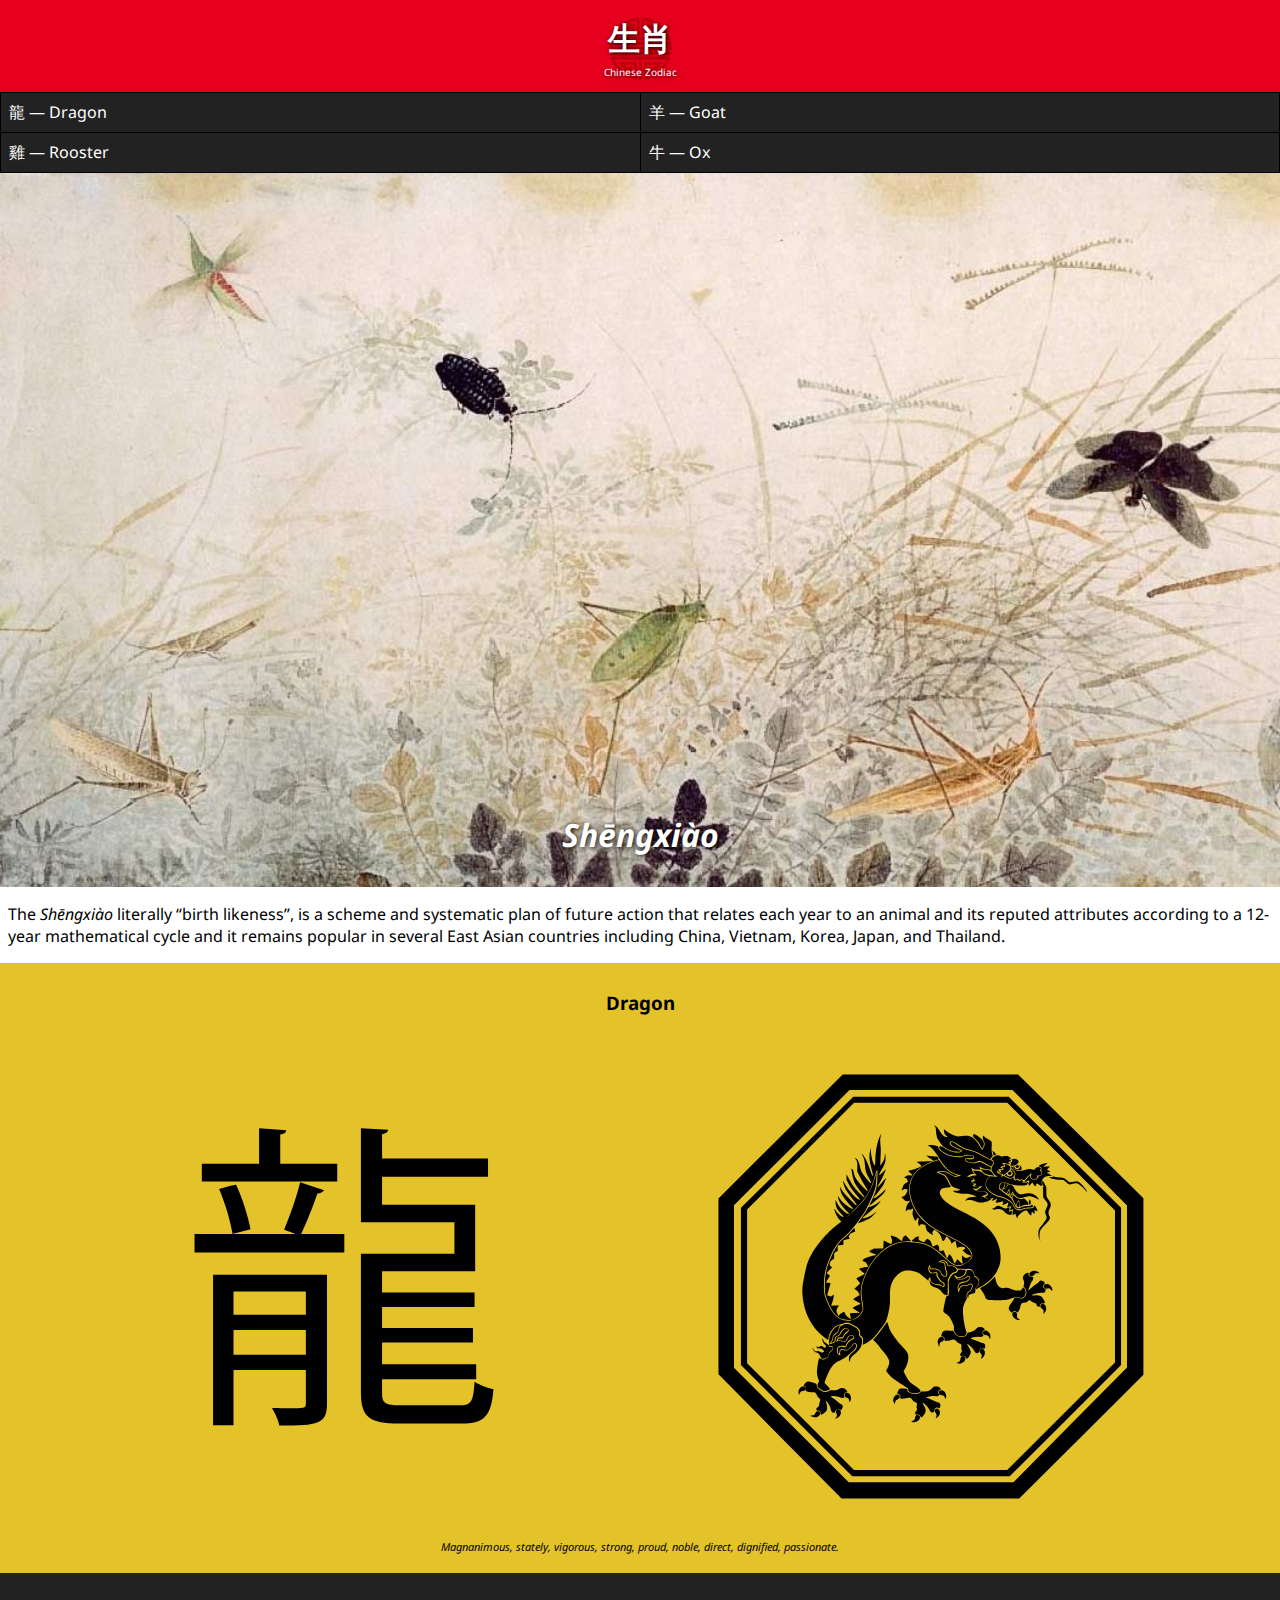
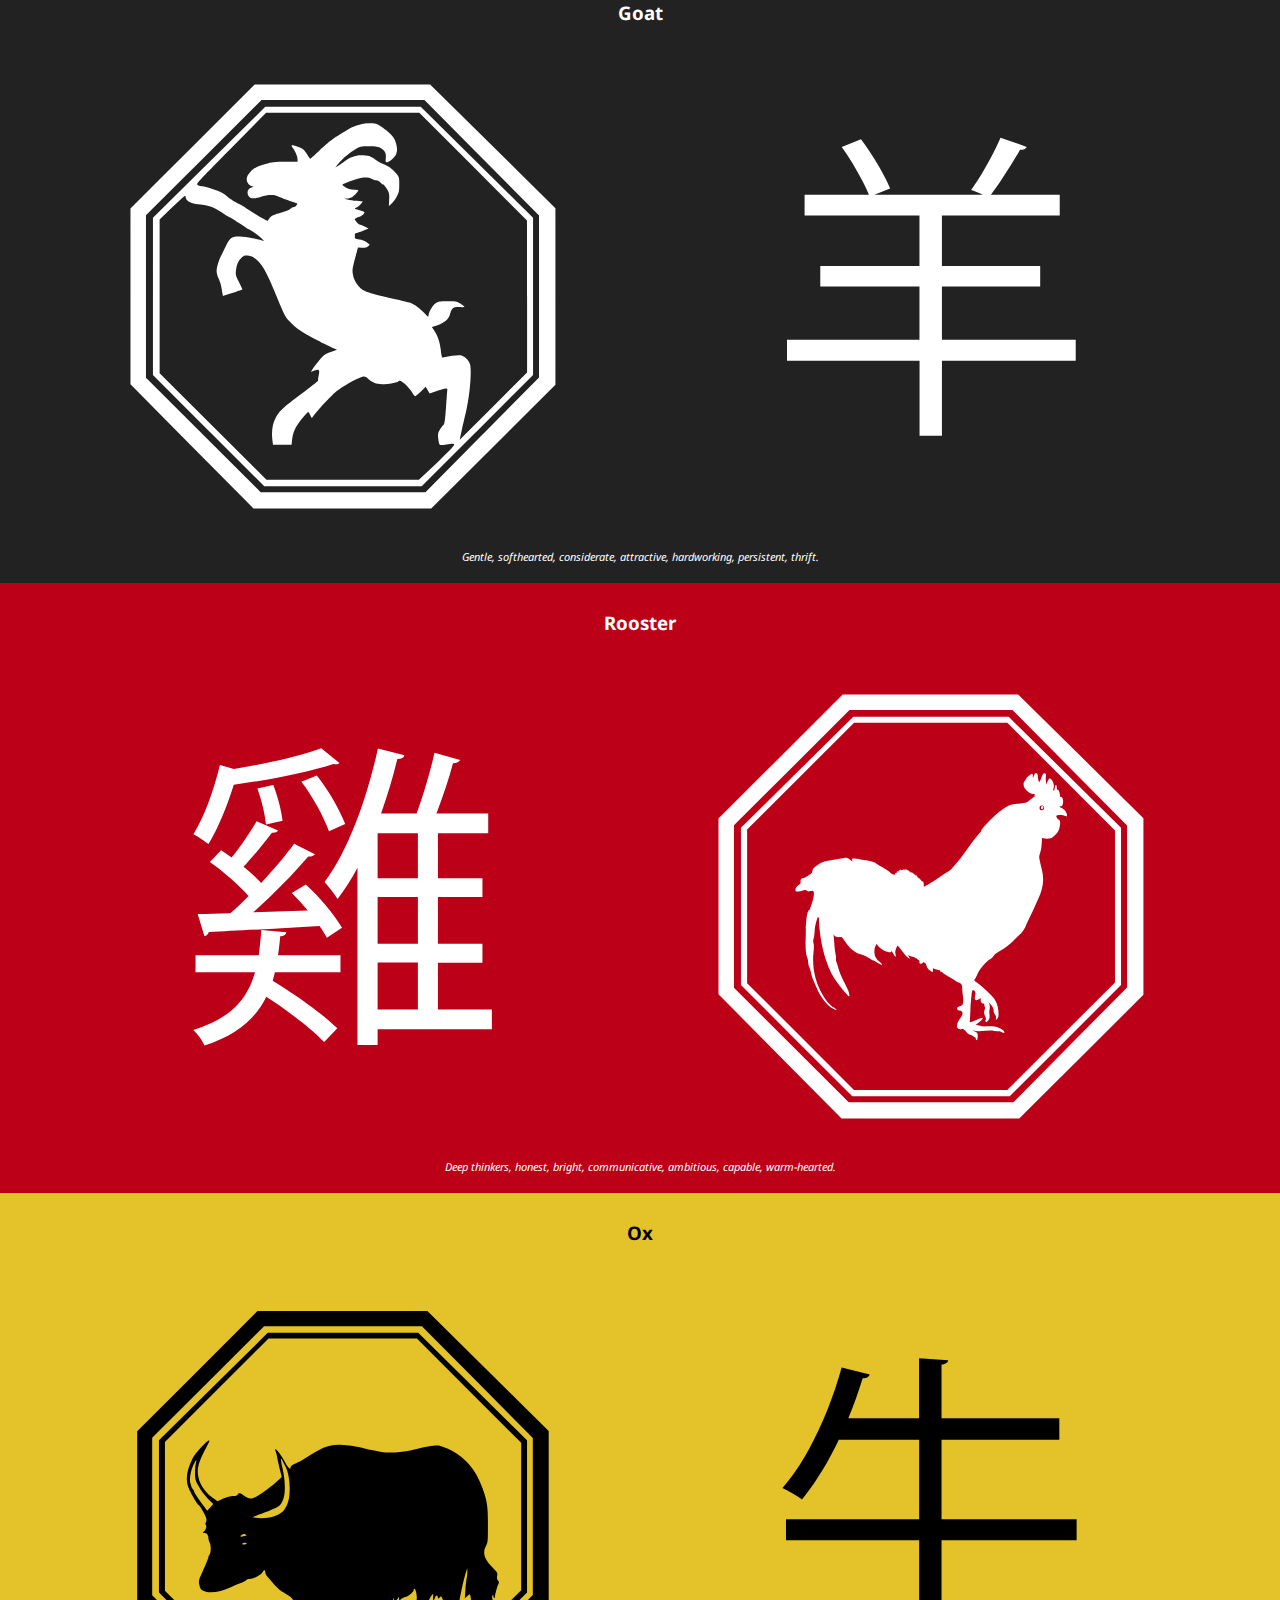
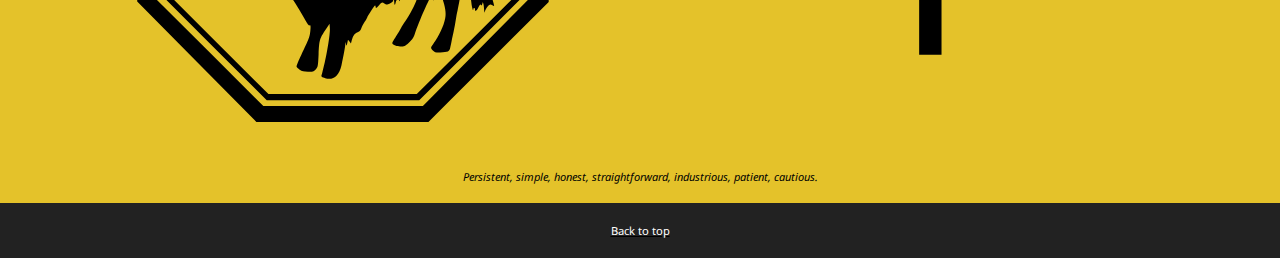
<file: index.html>
<html><head>
		<meta charset="utf-8">
		<title>Chinese Zodiac</title>
		<link href="css/main.css" rel="stylesheet">
		<meta name="viewport" content="width=device-width, initial-scale=1">
		<link href='http://fonts.googleapis.com/css?family=Noto+Sans' rel='stylesheet' type='text/css'>
	</head>
	<body>
		<header>
			<img src="images/medallion.svg" alt="medallion">
			<h1 id="top">生肖</h1>
			<p>Chinese Zodiac</p>
		</header>
		<main>
			<nav>
				<ol>
					<li><a href="#dragon">龍 — Dragon</a></li>
					<li><a href="#goat">羊 — Goat</a></li>
					<li><a href="#rooster">雞 — Rooster</a></li>
					<li><a href="#ox">牛 — Ox</a></li>
				</ol>
			</nav>
			<div class="banner">
				<img src="images/banner.jpg" alt="">
   <h1>Shēngxiào</h1>
 			</div>
  			<p>The <i>Shēngxiào</i> literally “birth likeness”, is a scheme and systematic plan of future action that relates each year to an animal and its reputed attributes according to a 12-year mathematical cycle and it remains popular in several East Asian countries including China, Vietnam, Korea, Japan, and Thailand.</p>
        			<div id="dragon" class="dragon">
        				<h3>Dragon</h3>
        				<img src="images/dragon-symbol.svg" alt="The chinese symbol for dragon">
        				<img src="images/dragon.svg" alt="the dragon talisman">
        				<p>Magnanimous, stately, vigorous, strong, proud, noble, direct, dignified, passionate.</p>
        			</div>
        			<div id="goat" class="goat">
        				<h3>Goat</h3>
        				<img src="images/goat.svg" alt="the goat talisman">
        				<img src="images/goat-symbol.svg" alt="The chinese symbol for goat">
        				<p>Gentle, softhearted, considerate, attractive, hardworking, persistent, thrift.</p>
        			</div>
        			<div id="rooster" class="rooster">
        				<h3>Rooster</h3>
        				<img src="images/rooster-symbol.svg" alt="The chinese symbol for rooster">
        				<img src="images/rooster.svg" alt="the rooster talisman">
        				<p>Deep thinkers, honest, bright, communicative, ambitious, capable, warm-hearted.</p>
        			</div>
        			<div id="ox" class="ox">
        				<h3>Ox</h3>
        				<img class="ox" src="images/ox.svg" alt="the ox talisman">
        				<img class="ox-symbol" src="images/ox-symbol.svg" alt="The chinese symbol for ox">
        				<p>Persistent, simple, honest, straightforward, industrious, patient, cautious.</p>
        			</div>
        		</main>
        		<footer>
        			<a href="#top">Back to top</a>
        		</footer>
        </body></html>
</file>
<file: css/main.css>
html {
	box-sizing: border-box;
	font-family: 'Noto Sans', sans-serif;
}
*, *::before, *::after {
	box-sizing: inherit;
}
  header {
  background-color: #e7001d;
	padding: 1rem 0;
	color: white;
	position: relative;
	text-align: center;
}
header h1 {
	margin: 0;
  position: relative;
  text-shadow: 1px 1px 5px black;
}
header p {
	font-size: 10px;
  position: relative;
  top: 3px;
  margin: 0;
  text-shadow: 1px 1px 5px black;
}
header img {
	width: 65px;
	position: absolute;
	left: calc(50% - 32.5px);
}
body {
	margin: 0;
}
.banner{
	position: relative;
	width: 100%;
}
.banner img{
	width: 100%;
}
.banner h1{
	position: absolute;
	bottom: .3em;
	text-align: center;
	width: 100%;
	color: white;
	font-style: italic;
	text-shadow: 1px 1px 5px black;
 }
 nav li {
 	background-color: #222;
 	display: inline;
 	width: 50%;
 	float: left;
 	padding: .5em;
 	border-bottom: 1px solid black;
 	border-right: 1px solid black;
 }
 nav ol {
 	margin: 0;
 	padding: 0;
 	border-top: 1px solid black;
 	border-left: 1px solid black;
 	overflow: hidden;
 }
 a {
 	text-decoration: none;
 	color: white;
 }
main p{
	margin: 1em .5em;
}
.dragon img {
	width: 40%;
	float: left;
	margin-left: 6.5%;
}
.dragon {
	background-color: #e4c22a;
	padding: .5em;
	text-align: center;
}
.dragon p {
	 clear: left;
  font-style: italic;
  font-size: 11px;
}
.rooster img {
	width: 40%;
	float: left;
	margin-left: 6.5%;
}
.rooster {
	background-color: #bc0017;
	padding: .5em;
	text-align: center;
	color: white;
}
.rooster p {
	 clear: left;
  font-style: italic;
  font-size: 11px;
}
.goat img {
	width: 40%;
	float: left;
	margin-left: 6.5%;
}
.goat {
	background-color: #222222;
	padding: .5em;
	text-align: center;
	color: white;
}
.goat p {
	 clear: left;
  font-style: italic;
  font-size: 11px;
}
.ox img {
	width: 40%;
	float: left;
	margin-left: 6.5%;
}
.ox {
	background-color: #e4c22a;
	padding: .5em;
	text-align: center;
}
.ox p {
	 clear: left;
  font-style: italic;
  font-size: 11px;
}
footer {
background-color: #222222;
text-align: center;
text-decoration: underline;
padding: 1.75em;
font-size: .7em;
}
</file>
